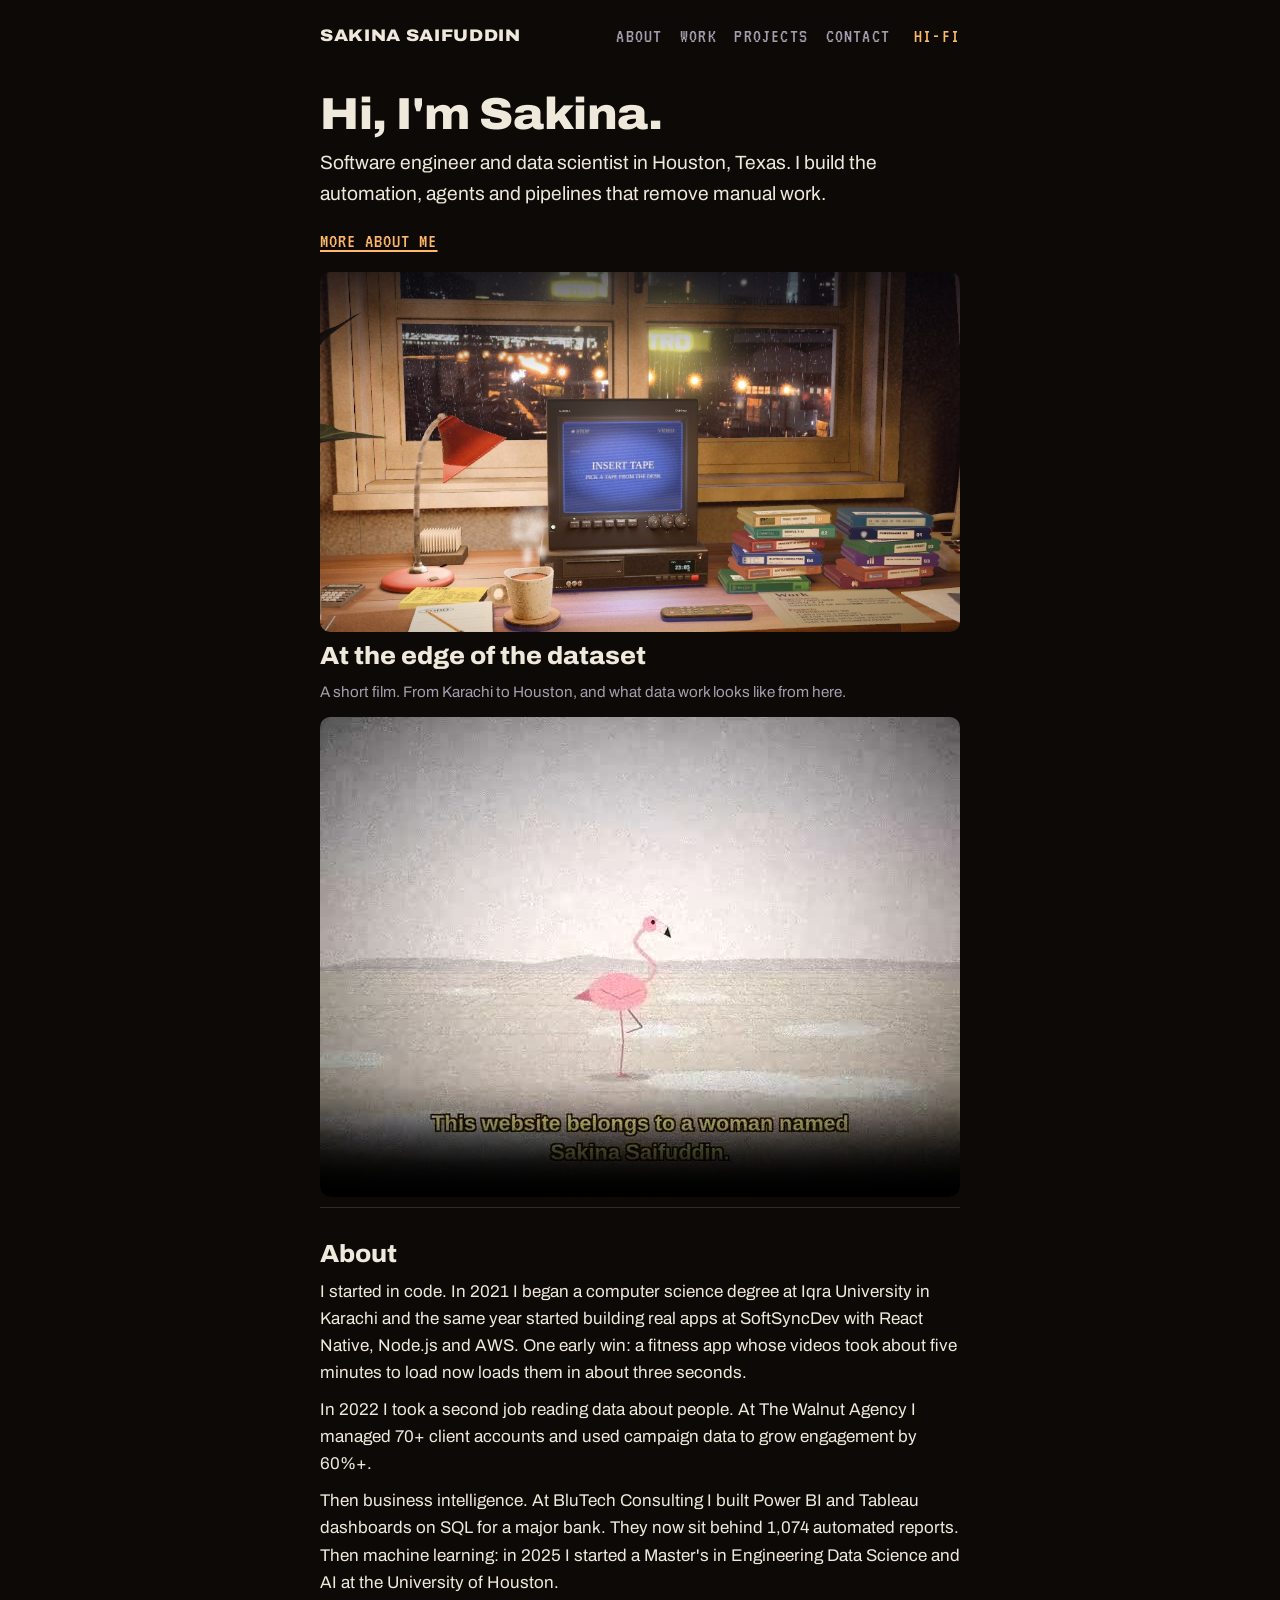
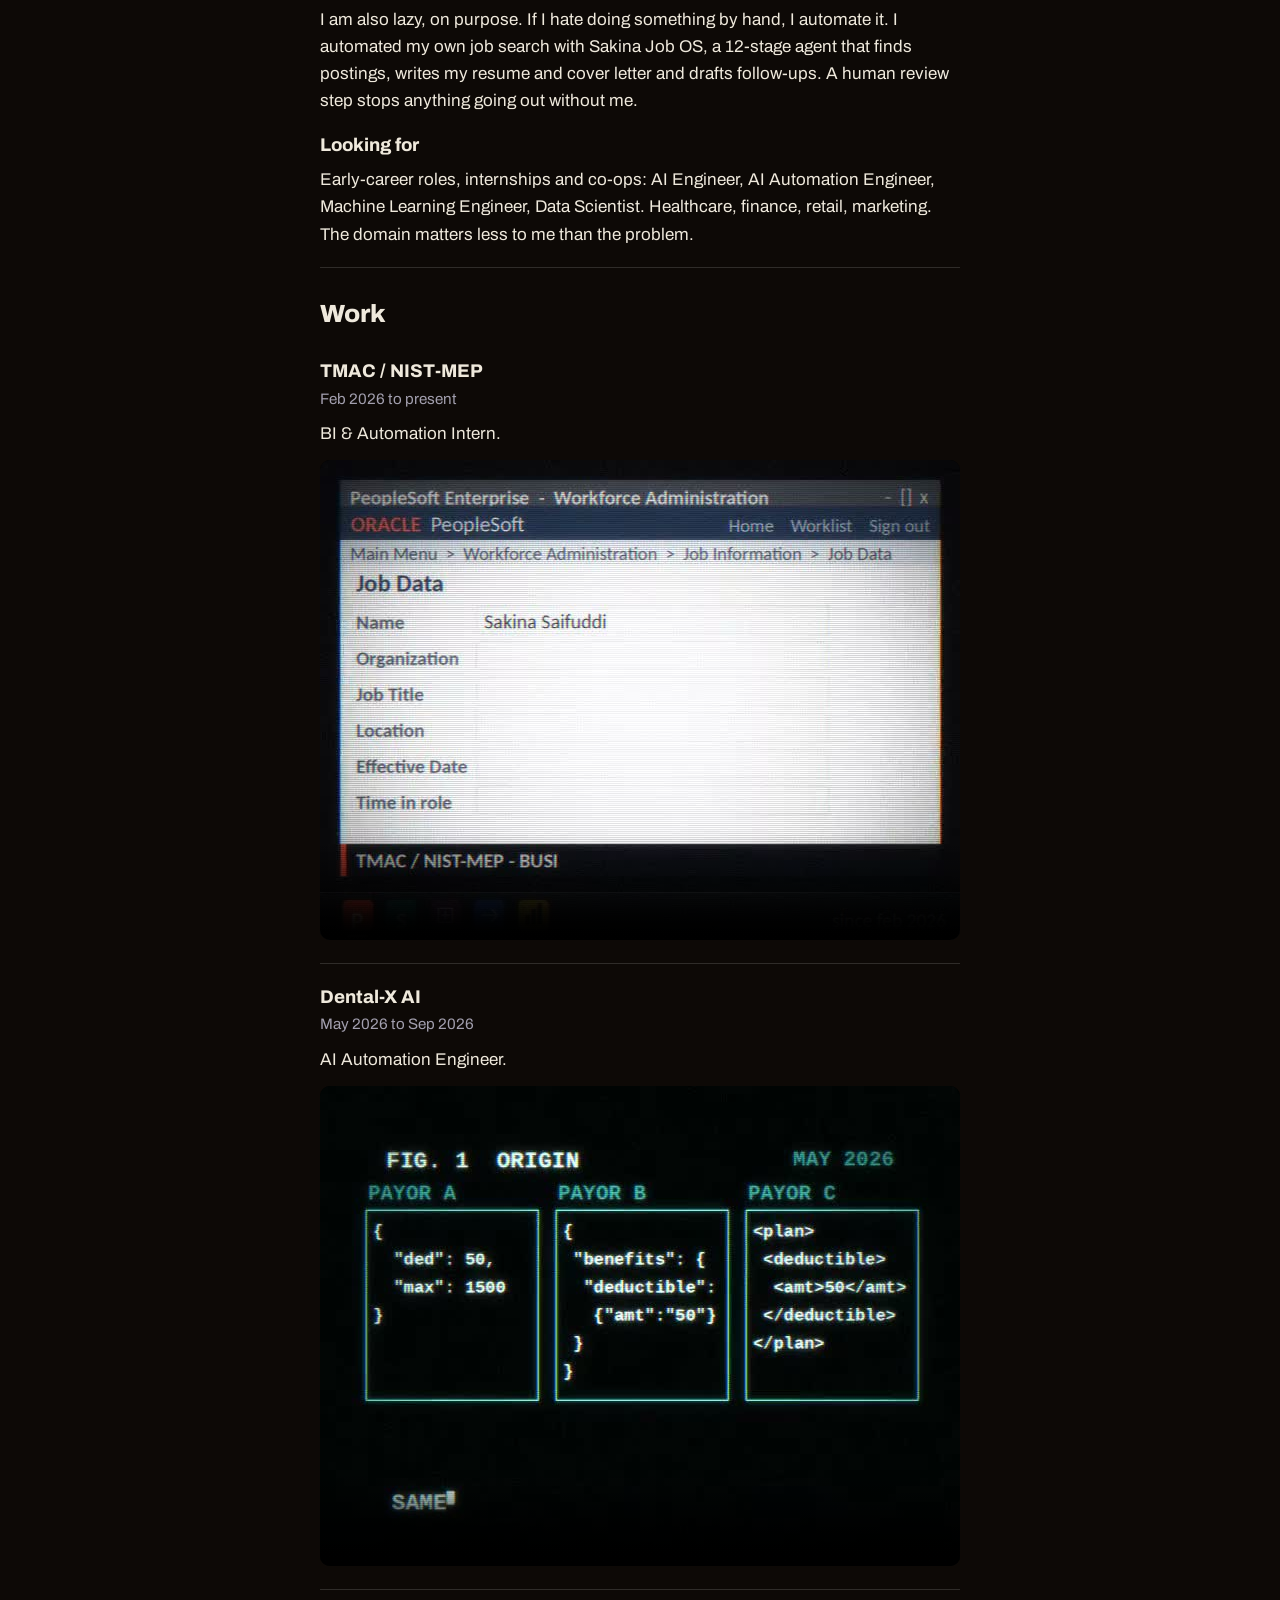
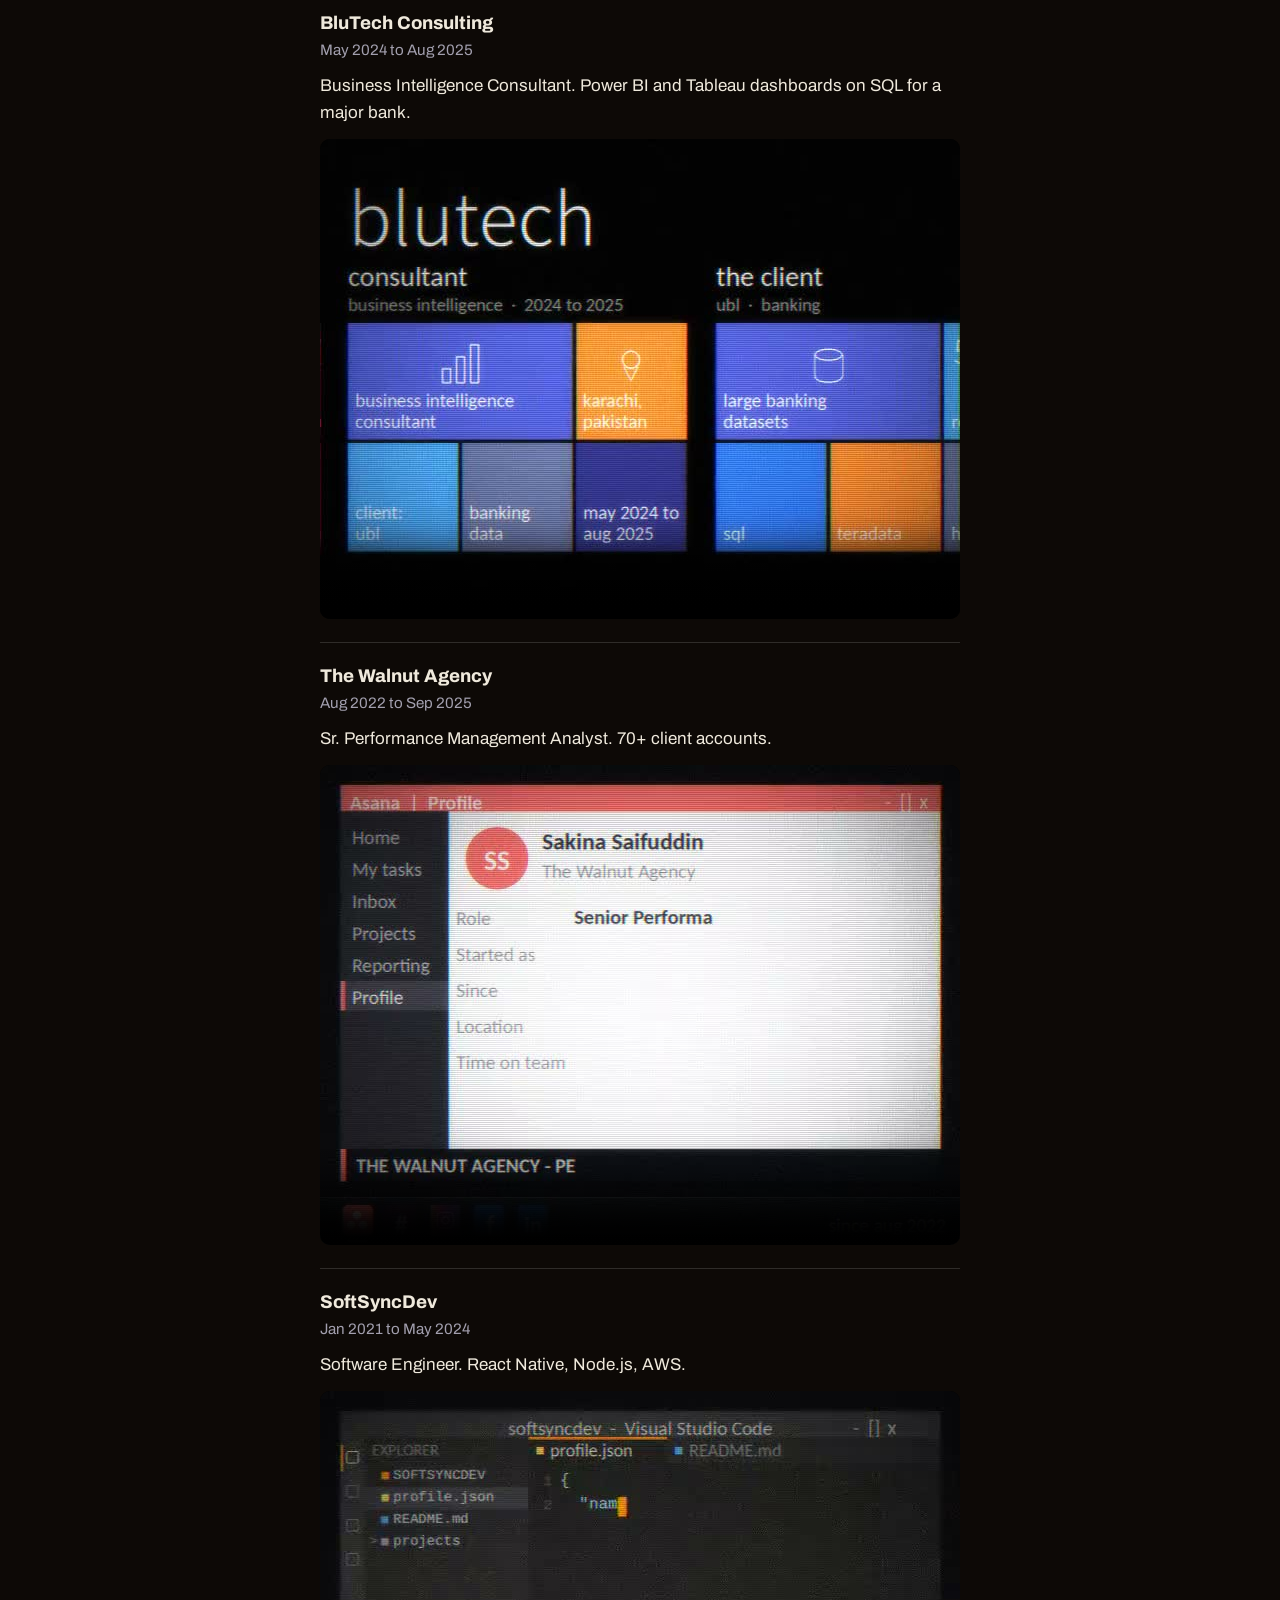
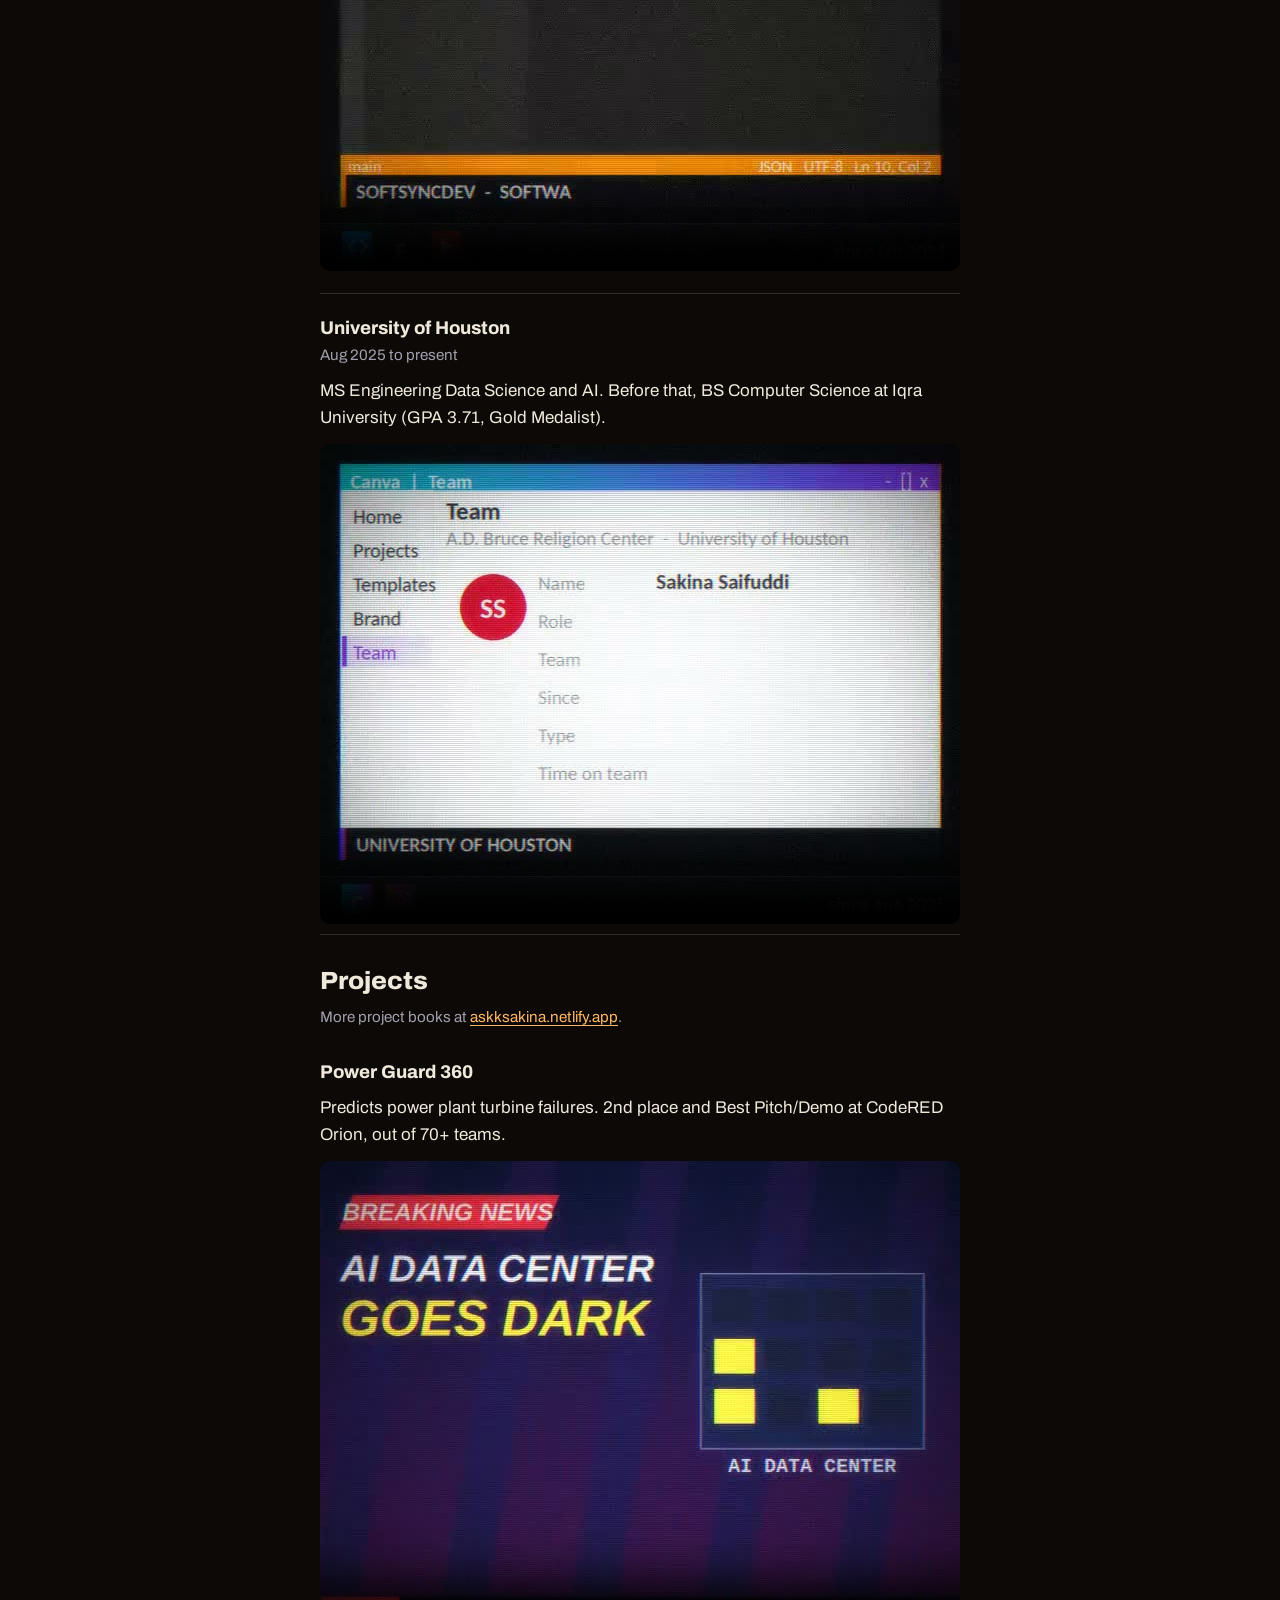
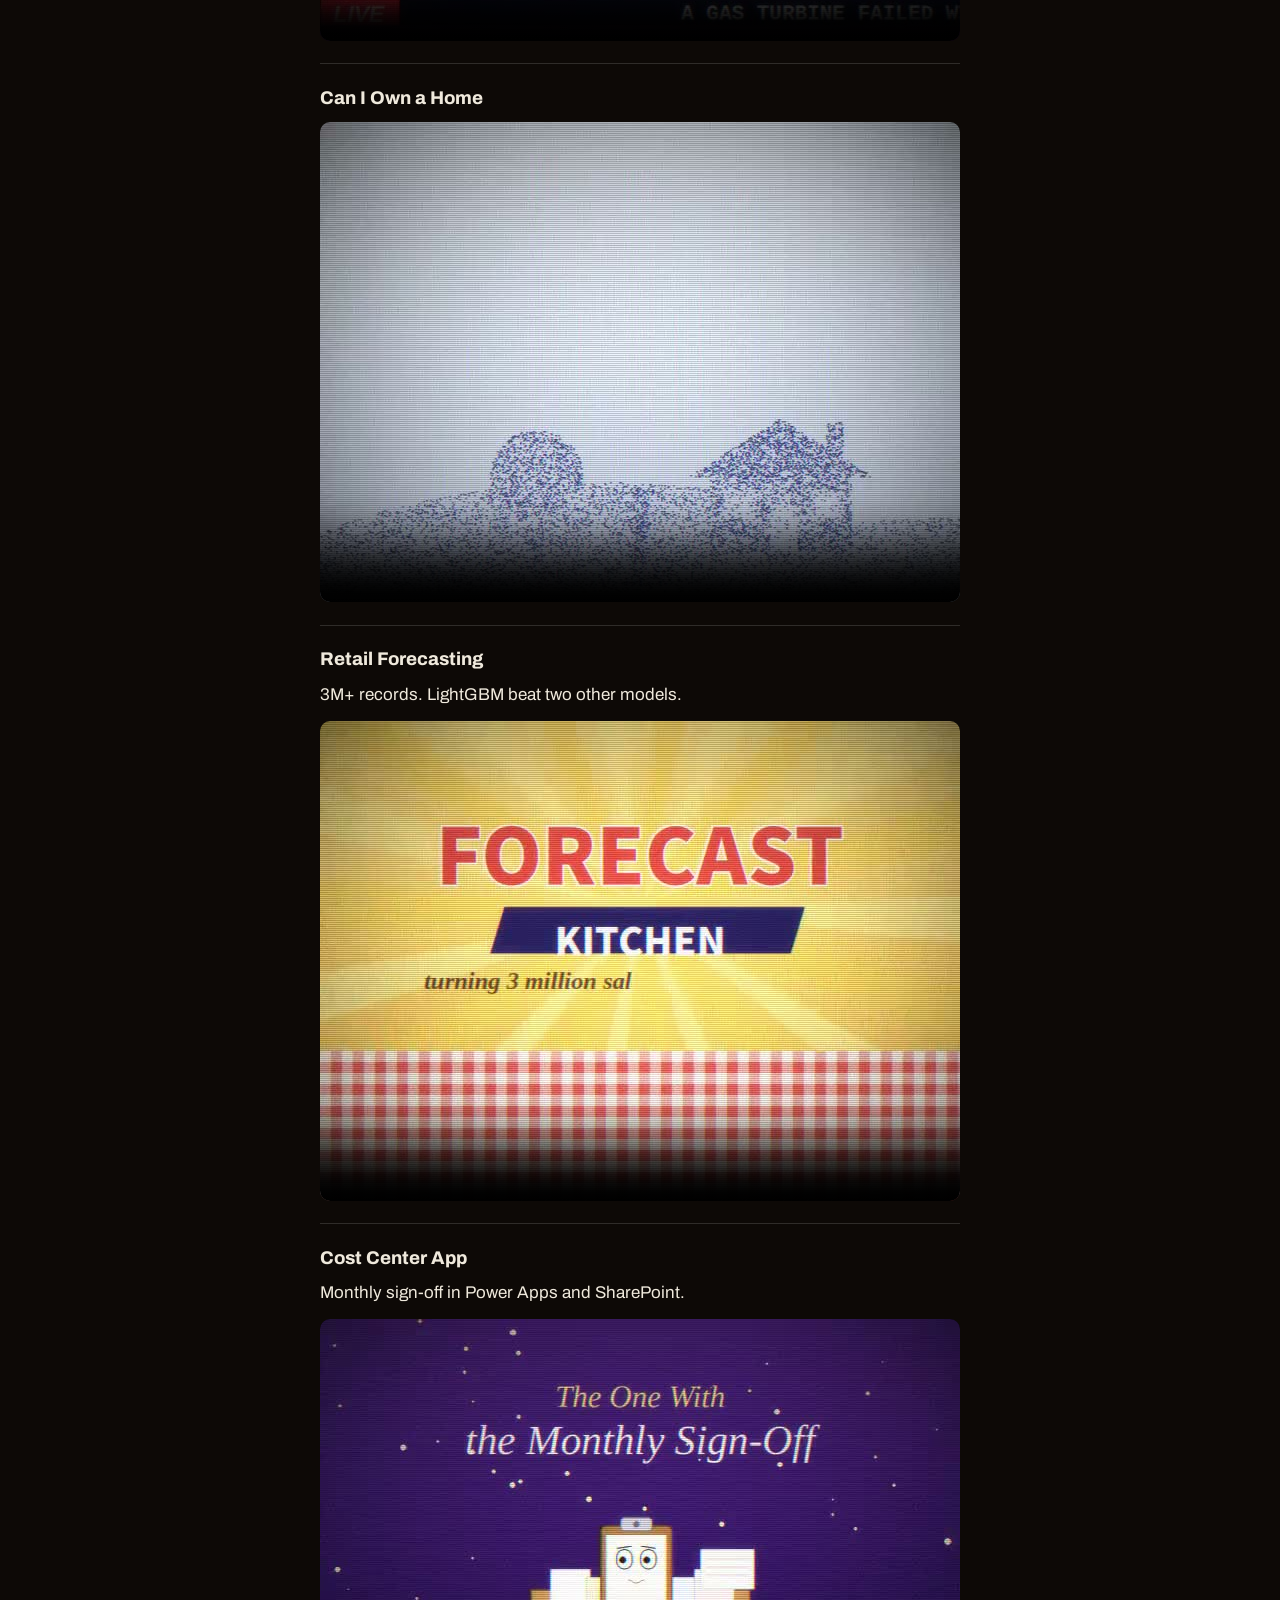
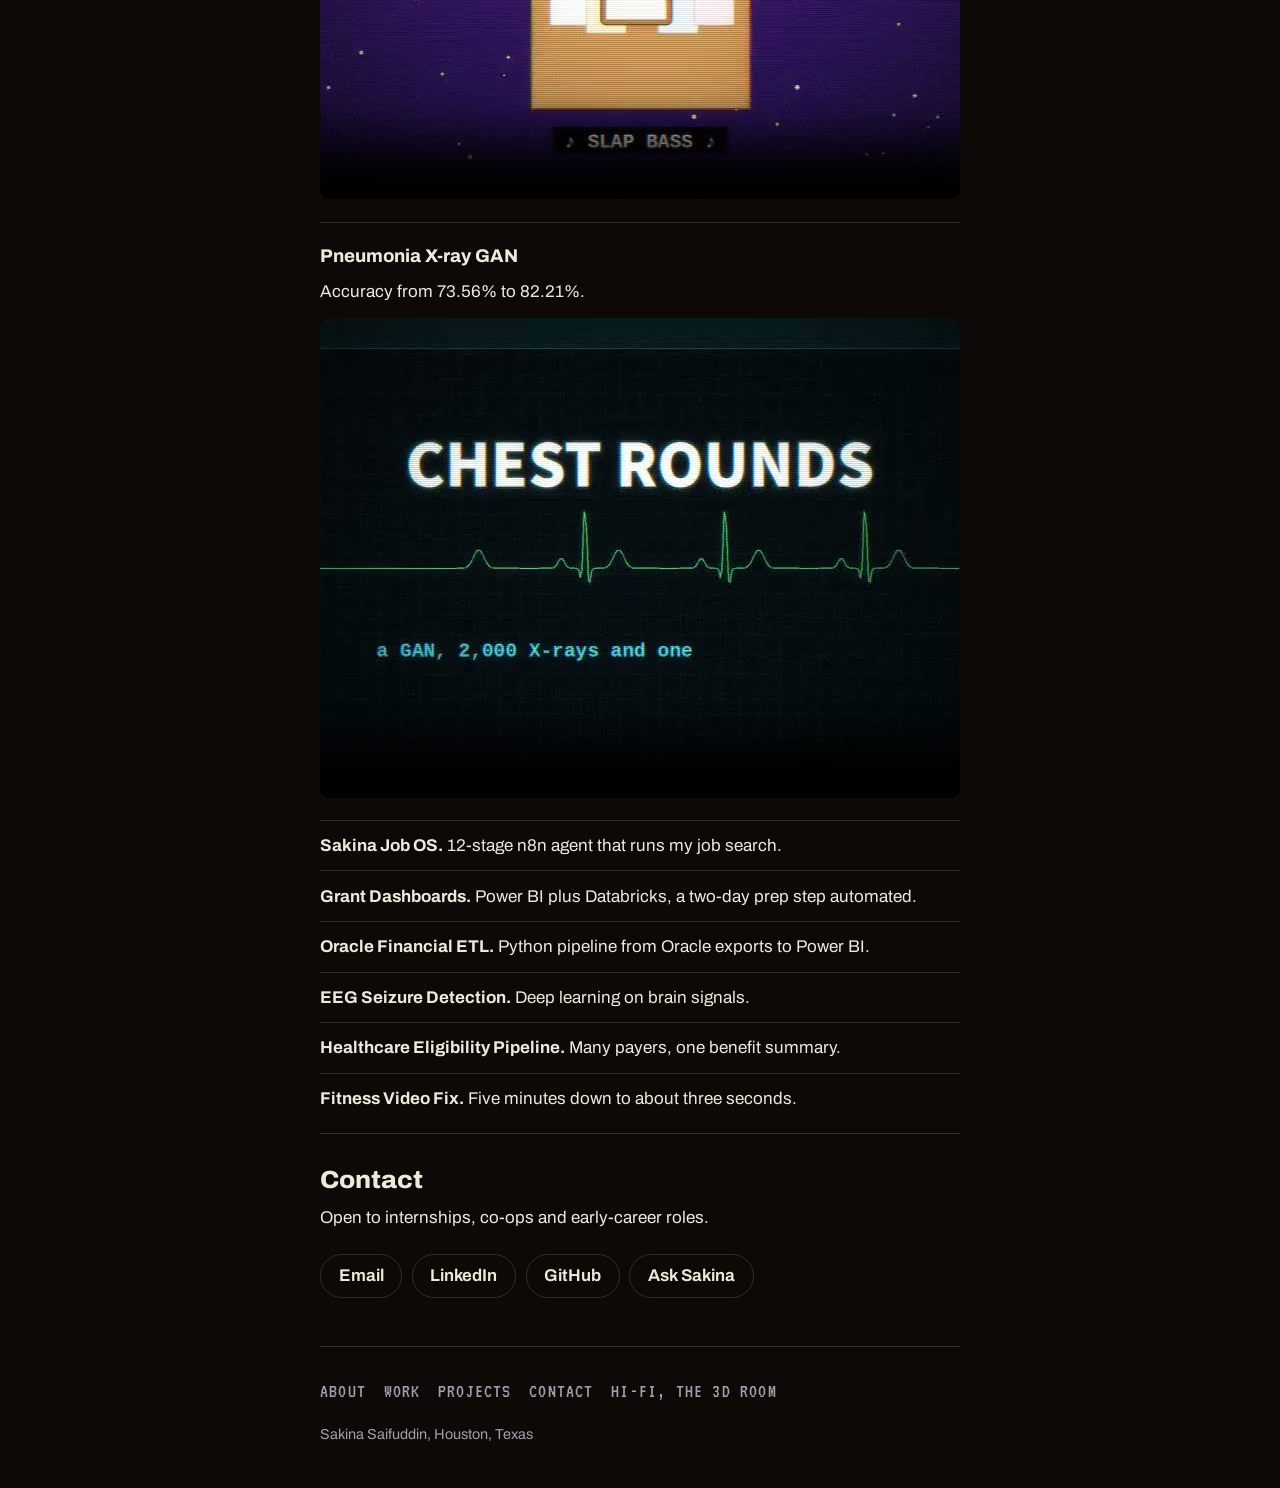
<file: web/mobile.html>
<!doctype html>
<html lang="en">
<head>
<meta charset="utf-8">
<meta name="viewport" content="width=device-width, initial-scale=1, viewport-fit=cover">
<title>Sakina Saifuddin | Data Scientist</title>
<meta name="description" content="Software engineer and data scientist in Houston, Texas. Work, projects and films.">
<meta name="theme-color" content="#0d0906">
<link rel="preconnect" href="https://fonts.googleapis.com">
<link rel="preconnect" href="https://fonts.gstatic.com" crossorigin>
<link href="https://fonts.googleapis.com/css2?family=Archivo:wdth,wght@62..125,400..900&family=VT323&display=swap" rel="stylesheet">
<link rel="preload" as="image" href="crt-still-m.jpg?v=3">
<link rel="stylesheet" href="mobile.css?v=2">
</head>
<body>
<header class="top">
  <a class="name" href="mobile.html">SAKINA SAIFUDDIN</a>
  <nav aria-label="Main">
    <a href="#about">About</a>
    <a href="#work">Work</a>
    <a href="#projects">Projects</a>
    <a href="#contact">Contact</a>
    <a class="hifi" href="index.html" title="Back to the hi-fi version, the 3D room">HI-FI</a>
  </nav>
</header>

<main>
  <section class="hero">
    <h1>Hi, I'm Sakina.</h1>
    <p class="lede">Software engineer and data scientist in Houston, Texas. I build the automation, agents and pipelines that remove manual work.</p>
    <p><a class="more" href="#about">More about me</a></p>
    <img class="still" src="crt-still-m.jpg?v=3" width="900" height="506" alt="A desk at night with a small TV, a tape recorder, a row of video tapes, a red lamp and a plant by a rainy window.">
  </section>

  <section class="film-block">
    <h2>At the edge of the dataset</h2>
    <p class="meta">A short film. From Karachi to Houston, and what data work looks like from here.</p>
    <video controls playsinline preload="none" poster="videos/posters/intro.jpg" src="videos/intro.mp4" width="640" height="480"></video>
  </section>

  <section id="about">
    <h2>About</h2>
    <p>I started in code. In 2021 I began a computer science degree at Iqra University in Karachi and the same year started building real apps at SoftSyncDev with React Native, Node.js and AWS. One early win: a fitness app whose videos took about five minutes to load now loads them in about three seconds.</p>
    <p>In 2022 I took a second job reading data about people. At The Walnut Agency I managed 70+ client accounts and used campaign data to grow engagement by 60%+.</p>
    <p>Then business intelligence. At BluTech Consulting I built Power BI and Tableau dashboards on SQL for a major bank. They now sit behind 1,074 automated reports. Then machine learning: in 2025 I started a Master's in Engineering Data Science and AI at the University of Houston.</p>
    <p>I am also lazy, on purpose. If I hate doing something by hand, I automate it. I automated my own job search with Sakina Job OS, a 12-stage agent that finds postings, writes my resume and cover letter and drafts follow-ups. A human review step stops anything going out without me.</p>
    <h3>Looking for</h3>
    <p>Early-career roles, internships and co-ops: AI Engineer, AI Automation Engineer, Machine Learning Engineer, Data Scientist. Healthcare, finance, retail, marketing. The domain matters less to me than the problem.</p>
  </section>

  <section id="work">
    <h2>Work</h2>
    <article class="card">
      <h3>TMAC / NIST-MEP</h3>
      <p class="meta">Feb 2026 to present</p>
      <p>BI &amp; Automation Intern.</p>
      <video controls playsinline preload="none" poster="videos/posters/tmac.jpg" src="videos/tmac.mp4" width="640" height="480"></video>
    </article>
    <article class="card">
      <h3>Dental-X AI</h3>
      <p class="meta">May 2026 to Sep 2026</p>
      <p>AI Automation Engineer.</p>
      <video controls playsinline preload="none" poster="videos/posters/dentalx.jpg" src="videos/dentalx.mp4" width="640" height="480"></video>
    </article>
    <article class="card">
      <h3>BluTech Consulting</h3>
      <p class="meta">May 2024 to Aug 2025</p>
      <p>Business Intelligence Consultant. Power BI and Tableau dashboards on SQL for a major bank.</p>
      <video controls playsinline preload="none" poster="videos/posters/blutech.jpg" src="videos/blutech.mp4" width="640" height="480"></video>
    </article>
    <article class="card">
      <h3>The Walnut Agency</h3>
      <p class="meta">Aug 2022 to Sep 2025</p>
      <p>Sr. Performance Management Analyst. 70+ client accounts.</p>
      <video controls playsinline preload="none" poster="videos/posters/walnut.jpg" src="videos/walnut.mp4" width="640" height="480"></video>
    </article>
    <article class="card">
      <h3>SoftSyncDev</h3>
      <p class="meta">Jan 2021 to May 2024</p>
      <p>Software Engineer. React Native, Node.js, AWS.</p>
      <video controls playsinline preload="none" poster="videos/posters/softsync.jpg" src="videos/softsync.mp4" width="640" height="480"></video>
    </article>
    <article class="card">
      <h3>University of Houston</h3>
      <p class="meta">Aug 2025 to present</p>
      <p>MS Engineering Data Science and AI. Before that, BS Computer Science at Iqra University (GPA 3.71, Gold Medalist).</p>
      <video controls playsinline preload="none" poster="videos/posters/uh.jpg" src="videos/uh.mp4" width="640" height="480"></video>
    </article>
  </section>

  <section id="projects">
    <h2>Projects</h2>
    <p class="meta">More project books at <a href="https://askksakina.netlify.app">askksakina.netlify.app</a>.</p>
    <article class="card">
      <h3>Power Guard 360</h3>
      <p>Predicts power plant turbine failures. 2nd place and Best Pitch/Demo at CodeRED Orion, out of 70+ teams.</p>
      <video controls playsinline preload="none" poster="videos/posters/powerguard.jpg" src="videos/powerguard.mp4" width="640" height="480"></video>
    </article>
    <article class="card">
      <h3>Can I Own a Home</h3>
      <video controls playsinline preload="none" poster="videos/posters/cio.jpg" src="videos/cio.mp4" width="640" height="480"></video>
    </article>
    <article class="card">
      <h3>Retail Forecasting</h3>
      <p>3M+ records. LightGBM beat two other models.</p>
      <video controls playsinline preload="none" poster="videos/posters/forecast-kitchen.jpg" src="videos/forecast-kitchen.mp4" width="640" height="480"></video>
    </article>
    <article class="card">
      <h3>Cost Center App</h3>
      <p>Monthly sign-off in Power Apps and SharePoint.</p>
      <video controls playsinline preload="none" poster="videos/posters/cost-center.jpg" src="videos/cost-center.mp4" width="640" height="480"></video>
    </article>
    <article class="card">
      <h3>Pneumonia X-ray GAN</h3>
      <p>Accuracy from 73.56% to 82.21%.</p>
      <video controls playsinline preload="none" poster="videos/posters/gan.jpg" src="videos/gan.mp4" width="640" height="480"></video>
    </article>
    <ul class="plain">
      <li><strong>Sakina Job OS.</strong> 12-stage n8n agent that runs my job search.</li>
      <li><strong>Grant Dashboards.</strong> Power BI plus Databricks, a two-day prep step automated.</li>
      <li><strong>Oracle Financial ETL.</strong> Python pipeline from Oracle exports to Power BI.</li>
      <li><strong>EEG Seizure Detection.</strong> Deep learning on brain signals.</li>
      <li><strong>Healthcare Eligibility Pipeline.</strong> Many payers, one benefit summary.</li>
      <li><strong>Fitness Video Fix.</strong> Five minutes down to about three seconds.</li>
    </ul>
  </section>

  <section id="contact">
    <h2>Contact</h2>
    <p>Open to internships, co-ops and early-career roles.</p>
    <ul class="links">
      <li><a href="mailto:sakinasaifee006@gmail.com">Email</a></li>
      <li><a href="https://www.linkedin.com/in/sakinasaifuddin/" rel="noopener">LinkedIn</a></li>
      <li><a href="https://github.com/sakina-saifuddin" rel="noopener">GitHub</a></li>
      <li><a href="https://askksakina.netlify.app" rel="noopener">Ask Sakina</a></li>
    </ul>
  </section>
</main>

<footer>
  <nav aria-label="Footer">
    <a href="#about">About</a>
    <a href="#work">Work</a>
    <a href="#projects">Projects</a>
    <a href="#contact">Contact</a>
    <a href="index.html" title="Back to the hi-fi version, the 3D room">Hi-fi, the 3D room</a>
  </nav>
  <p>Sakina Saifuddin, Houston, Texas</p>
</footer>
<script src="mobile.js?v=2"></script>
</body>
</html>
</file>
<file: web/mobile.css>
:root{--bg:#0d0906;--ink:#efe9dc;--muted:#a29fae;--accent:#ffb867;--line:rgba(255,255,255,.14);--card:#17110c;--display:"Archivo","Arial Narrow",system-ui,sans-serif;--mono:"VT323",ui-monospace,"Courier New",monospace}
*{box-sizing:border-box}
html{-webkit-text-size-adjust:100%;scroll-behavior:smooth;scroll-padding-top:4.5rem}
body{margin:0;background:var(--bg);color:var(--ink);font:400 1.0625rem/1.6 var(--display);overflow-x:hidden;padding:0 max(18px,env(safe-area-inset-right)) 0 max(18px,env(safe-area-inset-left))}
a{color:var(--accent);text-underline-offset:3px}
.top,main,footer{max-width:640px;margin:0 auto}
.top{display:flex;flex-direction:column;gap:.35rem;padding:calc(14px + env(safe-area-inset-top)) 0 10px}
.name{color:var(--ink);text-decoration:none;font-weight:850;font-stretch:112%;letter-spacing:.04em;font-size:1.05rem}
.top nav,footer nav{display:flex;flex-wrap:wrap;gap:0 1.1rem;font-family:var(--mono);font-size:1.25rem;letter-spacing:.06em;text-transform:uppercase}
.top nav a,footer nav a{color:var(--muted);text-decoration:none;padding:.4rem 0;min-height:44px;display:inline-flex;align-items:center}
.top nav a:hover,footer nav a:hover,.top nav a:focus-visible{color:var(--ink)}
.top nav .hifi{color:var(--accent);margin-left:auto}
h1{font-weight:850;font-stretch:108%;font-size:clamp(2.1rem,9vw,2.8rem);line-height:1.05;margin:1.4rem 0 .6rem;letter-spacing:-.01em}
h2{font-weight:800;font-stretch:104%;font-size:1.55rem;margin:0 0 .6rem;line-height:1.15}
h3{font-weight:750;font-size:1.15rem;margin:1.2rem 0 .2rem;line-height:1.25}
p{margin:.6rem 0}
.lede{font-size:1.2rem;color:var(--ink)}
.more{display:inline-flex;min-height:44px;align-items:center;font-family:var(--mono);font-size:1.3rem;letter-spacing:.05em;text-transform:uppercase}
.still{display:block;width:100%;height:auto;border-radius:10px;margin:.6rem 0 0;background:#1a120b}
.notice{position:relative;margin:1.4rem 0;padding:1rem 3rem 1rem 1rem;border:1px solid var(--line);border-radius:10px;background:var(--card)}
.notice h2{font-size:1rem;font-family:var(--mono);font-weight:400;letter-spacing:.08em;text-transform:uppercase;color:var(--accent);margin:0 0 .2rem}
.notice p{margin:0;font-size:.98rem;color:var(--muted)}
.notice .x{position:absolute;top:2px;right:2px;width:44px;height:44px;border:0;background:none;color:var(--ink);font-size:1.6rem;line-height:1;cursor:pointer}
.notice[hidden]{display:none}
section{padding:2rem 0 .6rem;border-top:1px solid var(--line)}
.hero{border-top:0;padding-top:0}
.film-block{border-top:0;padding-top:0}
.meta{color:var(--muted);font-size:.95rem;margin:.1rem 0 .4rem}
.card{margin:1.4rem 0 0;padding-top:.2rem}
.card+.card{border-top:1px solid var(--line);padding-top:1rem}
.card h3{margin-top:.4rem}
video{display:block;width:100%;height:auto;aspect-ratio:4/3;margin:.8rem 0 0;border-radius:10px;background:#000}
.plain,.links{list-style:none;padding:0;margin:1.4rem 0 0}
.plain li{padding:.7rem 0;border-top:1px solid var(--line)}
.links{display:flex;flex-wrap:wrap;gap:.6rem}
.links a{display:inline-flex;align-items:center;min-height:44px;padding:0 1.1rem;border:1px solid var(--line);border-radius:999px;text-decoration:none;color:var(--ink);font-weight:650}
.links a:active,.links a:hover{border-color:var(--accent);color:var(--accent)}
footer{margin-top:2.4rem;padding:1.4rem 0 calc(2rem + env(safe-area-inset-bottom));border-top:1px solid var(--line);color:var(--muted);font-size:.9rem}
a:focus-visible,button:focus-visible,video:focus-visible{outline:2px solid var(--accent);outline-offset:3px}
@media (min-width:480px){.top{flex-direction:row;align-items:center;justify-content:space-between}.top nav .hifi{margin-left:.4rem}}
@media (prefers-reduced-motion:reduce){html{scroll-behavior:auto}}
</file>
